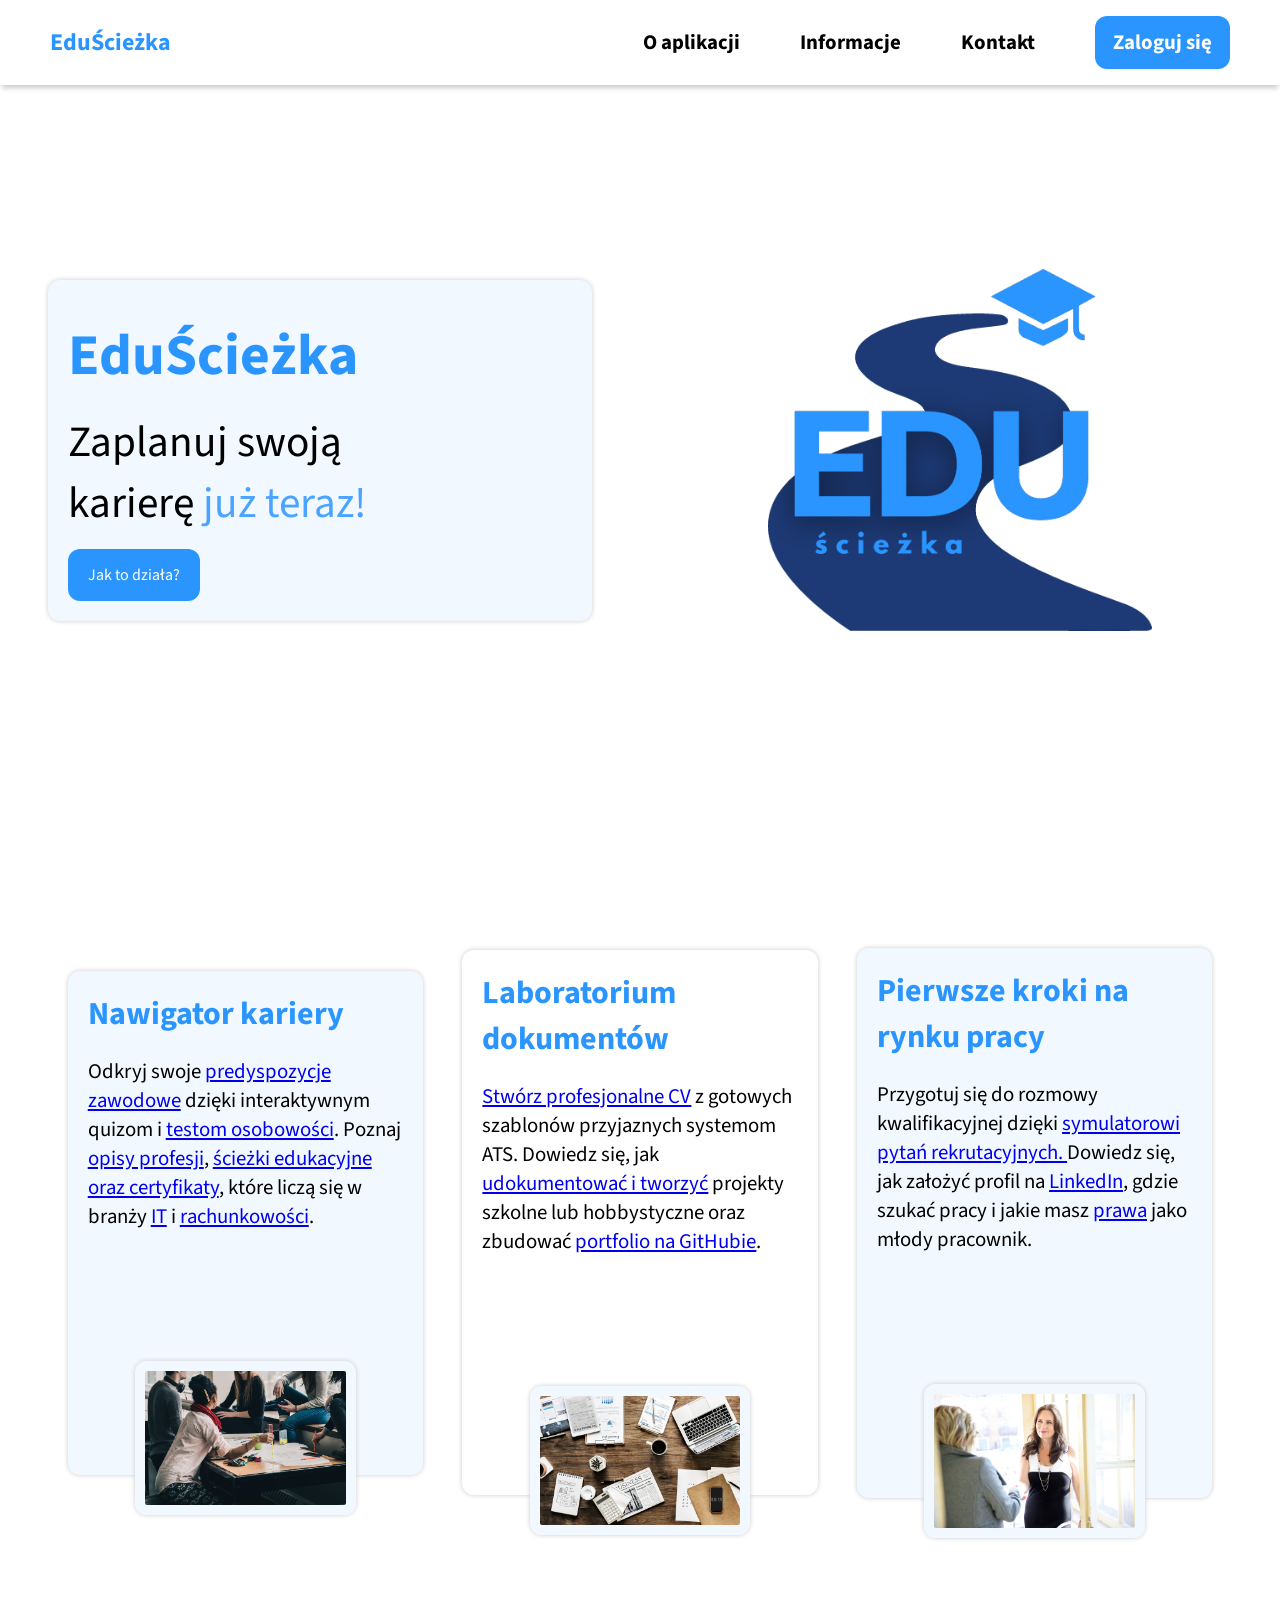
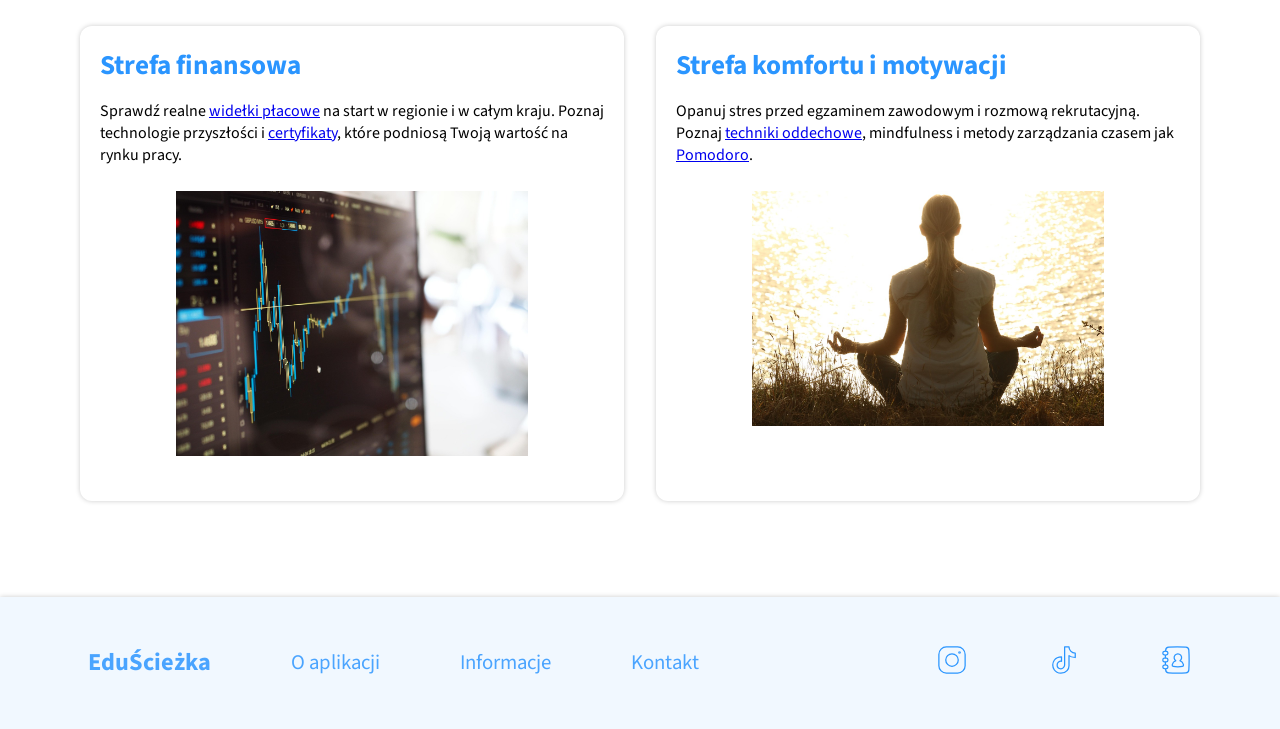
<file: index.html>
<!doctype html>
<html lang="pl">
  <head>
    <meta charset="UTF-8" />
    <meta name="viewport" content="width=device-width, initial-scale=1.0" />
    <title>EduŚcieżka</title>
    <link rel="stylesheet" href="./public/style/menu-style.css" />
    <link rel="stylesheet" href="./public/style/nav.css" />
    <link
      rel="shortcut icon"
      href="./public/img/logo.png"
      type="image/x-icon"
    />
  </head>
  <body>
    <nav class="navigation">
      <ul>
        <li id="nav-title-flex">
          <a href="./index.html" id="nav-title">EduŚcieżka</a>
        </li>
        <li>
          <a href="./public/template/o_aplikacji.html">O aplikacji</a>
        </li>
        <li><a href="./public/template/informacje.php">Informacje</a></li>
        <li><a href="./public/template/kontakt.php">Kontakt</a></li>
        <li>
          <a href="./public/template/logowanie.php" class="nav-button"
            >Zaloguj się</a
          >
        </li>
      </ul>
    </nav>
    <main>
      <div class="hero-img">
        <div class="hero-img-left">
          <div class="hero-img-text">
            <h1>EduŚcieżka</h1>
            <h2>Zaplanuj swoją karierę <span>już teraz!</span></h2>
            <a href="./public/template/o_aplikacji.html" class="hero-button"
              >Jak to działa?</a
            >
          </div>
        </div>
        <div class="hero-img-right">
          <img src="./public/img/logo.png" alt="Logo eduścieżki" />
        </div>
      </div>
      <div class="explain-cards">
        <div class="explain-card">
          <h2>Nawigator kariery</h2>
          <p>
            Odkryj swoje <a href="https://wybierz-zawod.eu/">predyspozycje zawodowe</a> dzięki interaktywnym quizom i <a href="https://www.16personalities.com/pl/darmowy-test-osobowosci">testom osobowości</a>. Poznaj <a href="https://www.dlamaturzysty.info/s/5112/81315-zawody.htm?abc=A&szukaj=&x=Szukaj">opisy profesji</a>, <a href="https://strefakursow.pl/">ścieżki edukacyjne oraz certyfikaty</a>, które liczą się w branży <a href="https://roadmap.sh/">IT</a> i <a href="https://skwp.pl/baza-szkolen-kursow/">rachunkowości</a>.
          </p>
          <img src="./public/img/praca.jpg" alt="Nawigator kariery" />
        </div>
        <div class="explain-card">
          <h2>Laboratorium dokumentów</h2>
          <p>
            <a href="https://flowcv.com/">Stwórz profesjonalne CV</a> z gotowych szablonów przyjaznych systemom ATS. Dowiedz się, jak <a href="https://learn.github.com/skills">udokumentować i tworzyć</a> projekty szkolne lub hobbystyczne oraz zbudować <a href="https://gprm.itsvg.in/">portfolio na GitHubie</a>.
          </p>
          <img src="./public/img/dokumenty.jpg" alt="Laboratorium dokumentów" />
        </div>
        <div class="explain-card">
          <h2>Pierwsze kroki na rynku pracy</h2>
          <p>
            Przygotuj się do rozmowy kwalifikacyjnej dzięki <a href="https://symulacja.ai/">symulatorowi pytań rekrutacyjnych. </a> Dowiedz się, jak założyć profil na <a href="https://students.linkedin.com/">LinkedIn</a>, gdzie szukać pracy i jakie masz <a href="https://www.biznes.gov.pl/pl/portal/006365">prawa</a> jako młody pracownik.
          </p>
          <img src="./public/img/rozmowa.jpg" alt="Pierwsze kroki na rynku pracy" />
        </div>
      </div>
      <div class="why-us-cards">
        <div class="why-us-left">
          <div class="why-us-left-card">
            <h2>Strefa finansowa</h2>
              <p>
                Sprawdź realne <a href="https://www.hays.pl/raport-placowy">widełki płacowe</a> na start w regionie i w całym kraju. Poznaj technologie przyszłości i <a href="https://learn.microsoft.com/en-us/credentials/">certyfikaty</a>, które podniosą Twoją wartość na rynku pracy.
              </p>
            <img src="./public/img/finanse.jpg" alt="Strefa finansowa" />
          </div>
          <div class="why-us-left-card">
            <h2>Strefa komfortu i motywacji</h2>
              <p>
                Opanuj stres przed egzaminem zawodowym i rozmową rekrutacyjną. Poznaj <a href="https://www.youtube.com/watch?v=nhOhngSfqy4">techniki oddechowe</a>, mindfulness i metody zarządzania czasem jak <a href="https://www.youtube.com/watch?v=OtX6JEz3Rdk">Pomodoro</a>.
              </p>
            <img src="./public/img/relaks.jpg" alt="Strefa komfortu" />
          </div>
        </div>
      </div>
    </main>
    <footer class="footer">
      <div class="footer-left">
        <a href="./index.html"><h3>EduŚcieżka</h3></a>
        <ul>
          <li><a href="./public/template/o_aplikacji.html">O aplikacji</a></li>
          <li><a href="./public/template/informacje.php">Informacje</a></li>
          <li><a href="./public/template/kontakt.php">Kontakt</a></li>
        </ul>
      </div>
      <div class="footer-right">
        <ul>
          <li>
            <a href="" style="color: #2a95ff"
              ><svg
                xmlns="http://www.w3.org/2000/svg"
                stroke="currentColor"
                fill="none"
                viewBox="0 0 24 24"
                id="Instagram-Logo-2--Streamline-Logos"
                height="30"
                width="35"
              >
                <path
                  stroke-linejoin="round"
                  d="M18 6.5a0.5 0.5 0 0 1 0 -1"
                  stroke-width="1"
                ></path>
                <path
                  stroke-linejoin="round"
                  d="M18 6.5a0.5 0.5 0 0 0 0 -1"
                  stroke-width="1"
                ></path>
                <path
                  stroke-linejoin="round"
                  d="M7 12a5 5 0 1 0 10 0 5 5 0 1 0 -10 0"
                  stroke-width="1"
                ></path>
                <path
                  d="M16.5 1.5h-9a6 6 0 0 0 -6 6v9a6 6 0 0 0 6 6h9a6 6 0 0 0 6 -6v-9a6 6 0 0 0 -6 -6Z"
                  stroke-width="1"
                ></path></svg
            ></a>
          </li>
          <li>
            <a href="" style="color: #2a95ff"
              ><svg
                xmlns="http://www.w3.org/2000/svg"
                fill="none"
                stroke="currentColor"
                viewBox="0 0 24 24"
                id="Tiktok-Logo--Streamline-Logos"
                height="30"
                width="35"
              >
                <path
                  stroke-linejoin="round"
                  d="M16 1.5h-3.5V16c0 1.5 -1.5 3 -3 3s-3 -0.5 -3 -3c0 -2 1.899 -3.339 3.5 -3V9.5c-6.12 0 -7 5 -7 6.5s0.977 6.5 6.5 6.5c4.522 0 6.5 -3.5 6.5 -6v-8c1.146 1.018 2.922 1.357 5 1.5V6.5c-3.017 0 -5 -2.654 -5 -5Z"
                  stroke-width="1"
                ></path></svg
            ></a>
          </li>
          <li>
            <a href="" style="color: #2a95ff"
              ><svg
                xmlns="http://www.w3.org/2000/svg"
                fill="none"
                stroke="currentColor"
                viewBox="0 0 48 48"
                id="Contact-Phonebook--Streamline-Plump"
                height="30"
                width="35"
              >
                <g id="contact-phonebook--phonebook-phone-number-books-book">
                  <path
                    id="rectangle-1098"
                    stroke-linejoin="round"
                    d="M5.489 37.978c-1.36 -0.04 -2.433 -0.913 -2.478 -2.272a21.258 21.258 0 0 1 0 -1.412c0.045 -1.36 1.118 -2.232 2.478 -2.272a51.773 51.773 0 0 1 3.022 0c1.36 0.04 2.433 0.913 2.478 2.272a21.148 21.148 0 0 1 0 1.412c-0.045 1.36 -1.118 2.232 -2.478 2.272a51.772 51.772 0 0 1 -3.022 0Z"
                    stroke-width="2"
                  ></path>
                  <path
                    id="rectangle-1099"
                    stroke-linejoin="round"
                    d="M5.489 26.978c-1.36 -0.04 -2.433 -0.913 -2.478 -2.272a21.258 21.258 0 0 1 0 -1.412c0.045 -1.36 1.118 -2.232 2.478 -2.272a51.773 51.773 0 0 1 3.022 0c1.36 0.04 2.433 0.913 2.478 2.272a21.148 21.148 0 0 1 0 1.412c-0.045 1.36 -1.118 2.232 -2.478 2.272a51.772 51.772 0 0 1 -3.022 0Z"
                    stroke-width="2"
                  ></path>
                  <path
                    id="rectangle-1100"
                    stroke-linejoin="round"
                    d="M5.489 15.978c-1.36 -0.04 -2.433 -0.913 -2.478 -2.272a21.258 21.258 0 0 1 0 -1.412c0.045 -1.36 1.118 -2.232 2.478 -2.272a51.773 51.773 0 0 1 3.022 0c1.36 0.04 2.433 0.913 2.478 2.272a21.148 21.148 0 0 1 0 1.412c-0.045 1.36 -1.118 2.232 -2.478 2.272a51.772 51.772 0 0 1 -3.022 0Z"
                    stroke-width="2"
                  ></path>
                  <path
                    id="Subtract"
                    stroke-linejoin="round"
                    d="M7.371 37.999c0.039 0.634 0.078 1.216 0.117 1.746 0.188 2.553 2.113 4.533 4.664 4.75 2.94 0.252 7.479 0.505 13.848 0.505 6.37 0 10.909 -0.253 13.848 -0.504 2.551 -0.218 4.477 -2.198 4.664 -4.75C44.75 36.516 45 31.365 45 24s-0.25 -12.517 -0.488 -15.745c-0.188 -2.554 -2.113 -4.532 -4.664 -4.75C36.908 3.252 32.37 3 26 3c-6.37 0 -10.909 0.253 -13.848 0.504 -2.55 0.219 -4.476 2.197 -4.664 4.75 -0.04 0.53 -0.078 1.112 -0.117 1.747"
                    stroke-width="2"
                  ></path>
                  <path
                    id="Subtract_2"
                    stroke-linejoin="round"
                    d="M7.109 32a261.062 261.062 0 0 1 -0.095 -5"
                    stroke-width="2"
                  ></path>
                  <path
                    id="Subtract_3"
                    stroke-linejoin="round"
                    d="M7.014 21c0.017 -1.824 0.05 -3.488 0.095 -5"
                    stroke-width="2"
                  ></path>
                  <path
                    id="Union"
                    stroke-linejoin="round"
                    d="M30.209 25.071a6 6 0 1 0 -6.438 -0.014c-2.862 1.034 -5.054 3.416 -5.769 6.356 -0.312 1.28 0.438 2.498 1.713 2.834 1.425 0.376 3.732 0.753 7.255 0.753 3.524 0 5.83 -0.377 7.255 -0.753 1.275 -0.336 2.025 -1.553 1.713 -2.834 -0.712 -2.927 -2.887 -5.3 -5.73 -6.342Z"
                    stroke-width="2"
                  ></path>
                </g>
              </svg>
            </a>
          </li>
        </ul>
      </div>
    </footer>
  </body>
</html>
</file>
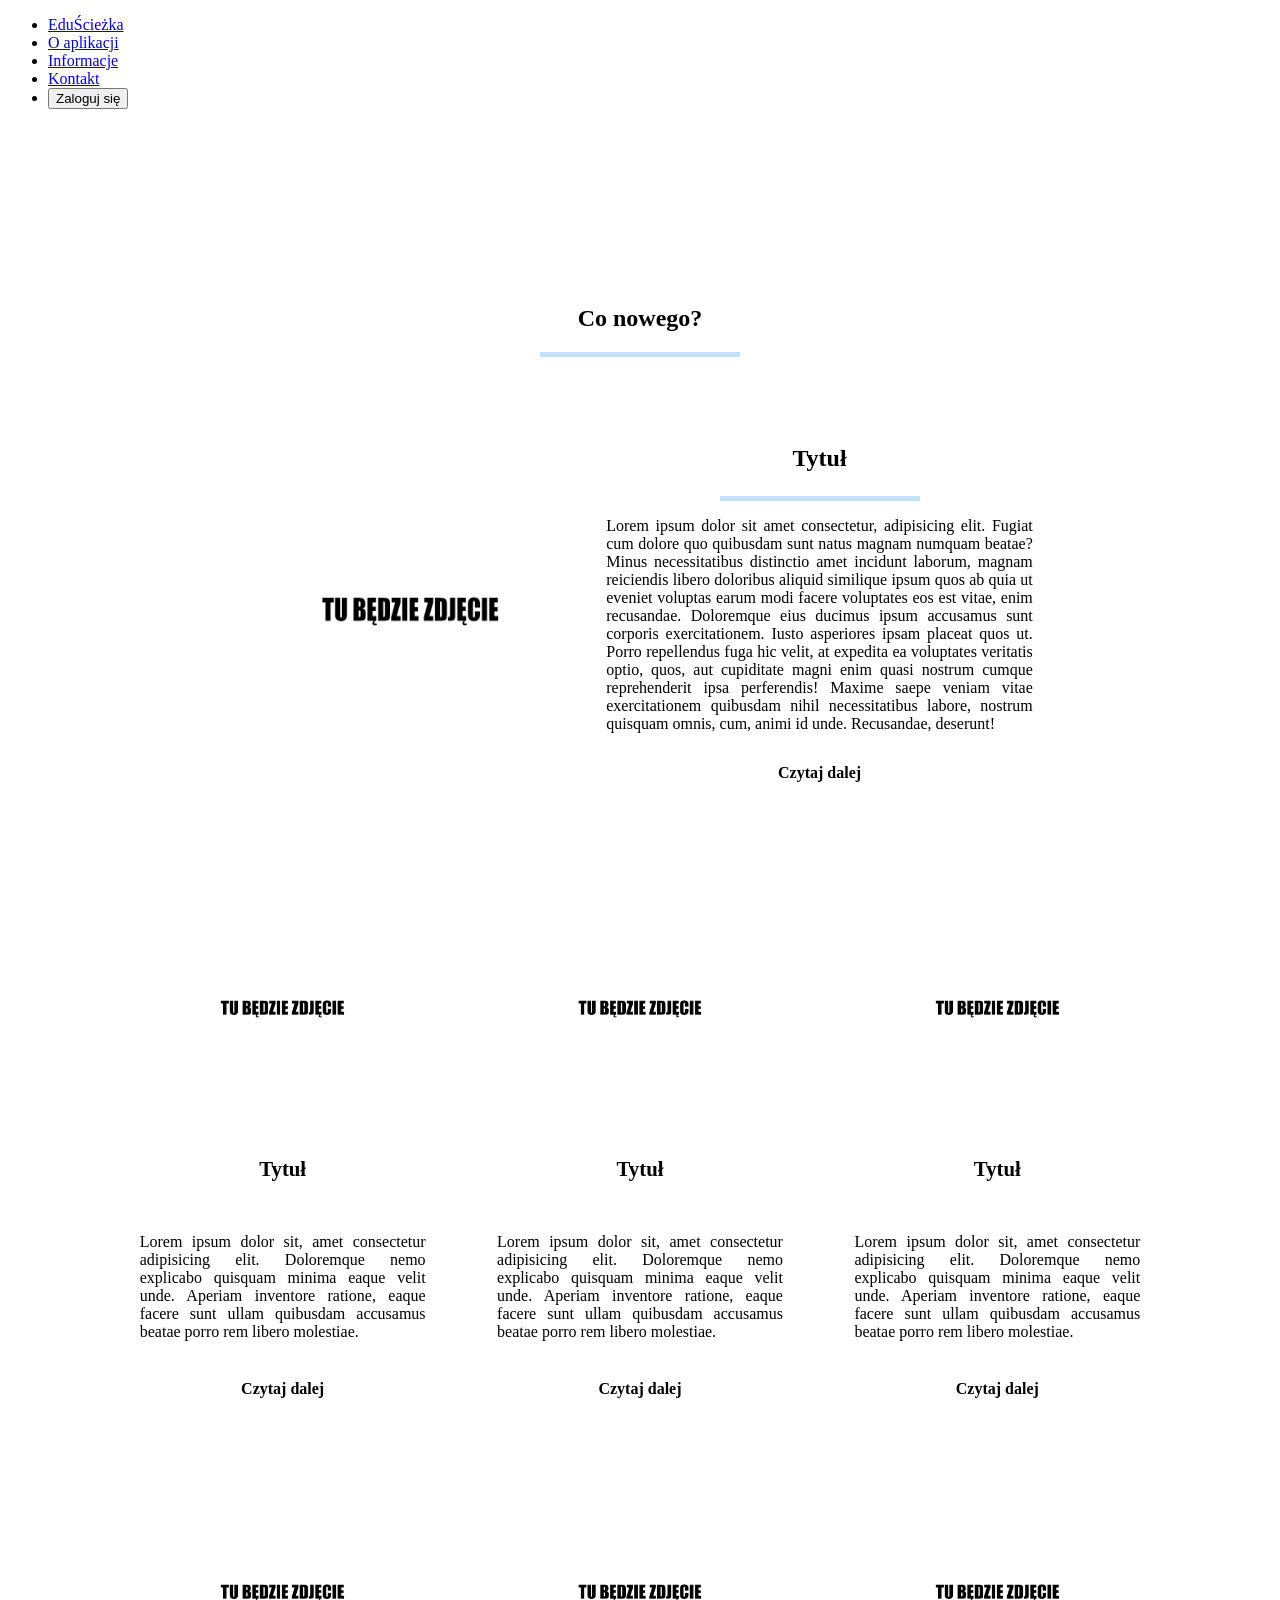
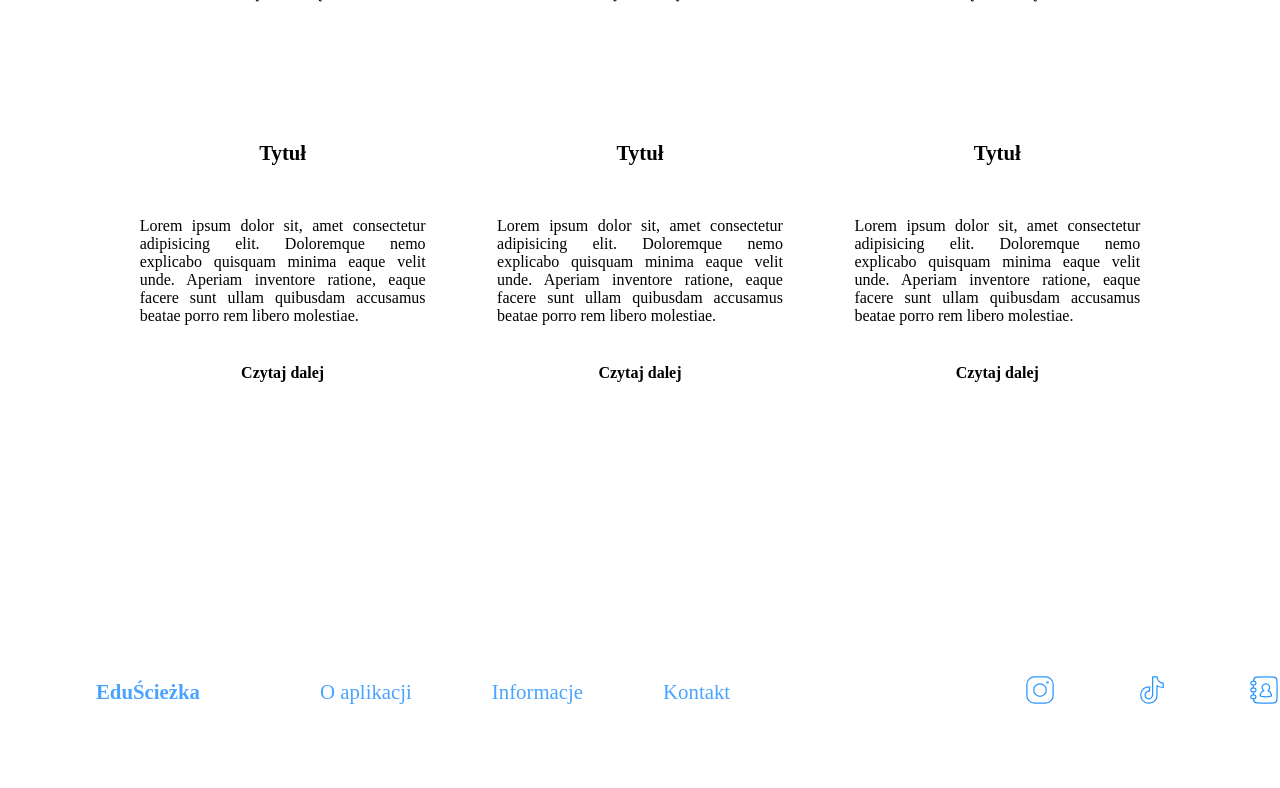
<file: public/template/informacje.html>
<!doctype html>
<html lang="pl">
  <head>
    <meta charset="UTF-8" />
    <meta name="viewport" content="width=device-width, initial-scale=1.0" />
    <title>EduŚcieżka</title>
    <link rel="stylesheet" href="../style/informacje-style.css" />
  </head>
  <body>
    <nav class="navigation">
      <ul>
        <li id="nav-title-flex">
          <a href="../../index.html" id="nav-title">EduŚcieżka</a>
        </li>
        <li><a href="./o_aplikacji.html">O aplikacji</a></li>
        <li><a href="./informacje.html">Informacje</a></li>
        <li><a href="./kontakt.html">Kontakt</a></li>
        <li>
          <a href="./logowanie.php"><button>Zaloguj się</button></a>
        </li>
      </ul>
    </nav>
    <main>
        <div class="info">
            <div class="info-title">
                <h2>Co nowego?</h2>
                <div class="line"></div>
            </div>
            <div class="latest-info">
                <img src="../img/prototyp-zdjecia.png" alt="#">
                <div class="latest-info-text">
                    <h3>Tytuł</h3>
                    <div class="line"></div>
                    <p>Lorem ipsum dolor sit amet consectetur, adipisicing elit. Fugiat cum dolore quo quibusdam sunt natus magnam numquam beatae? Minus necessitatibus distinctio amet incidunt laborum, magnam reiciendis libero doloribus aliquid similique ipsum quos ab quia ut eveniet voluptas earum modi facere voluptates eos est vitae, enim recusandae. Doloremque eius ducimus ipsum accusamus sunt corporis exercitationem. Iusto asperiores ipsam placeat quos ut. Porro repellendus fuga hic velit, at expedita ea voluptates veritatis optio, quos, aut cupiditate magni enim quasi nostrum cumque reprehenderit ipsa perferendis! Maxime saepe veniam vitae exercitationem quibusdam nihil necessitatibus labore, nostrum quisquam omnis, cum, animi id unde. Recusandae, deserunt!</p>
                    <a href="#">Czytaj dalej</a>
                </div>
            </div>
             <div class="the-rest">
                <div class="info-card">
                    <img src="../img/prototyp-zdjecia.png" alt="#">
                    <h4>Tytuł</h4>
                    <p>Lorem ipsum dolor sit, amet consectetur adipisicing elit. Doloremque nemo explicabo quisquam minima eaque velit unde. Aperiam inventore ratione, eaque facere sunt ullam quibusdam accusamus beatae porro rem libero molestiae.</p>
                    <a href="#">Czytaj dalej</a>
                </div>
                <div class="info-card">
                    <img src="../img/prototyp-zdjecia.png" alt="#">
                    <h4>Tytuł</h4>
                    <p>Lorem ipsum dolor sit, amet consectetur adipisicing elit. Doloremque nemo explicabo quisquam minima eaque velit unde. Aperiam inventore ratione, eaque facere sunt ullam quibusdam accusamus beatae porro rem libero molestiae.</p>
                    <a href="#">Czytaj dalej</a>
                </div>
                <div class="info-card">
                    <img src="../img/prototyp-zdjecia.png" alt="#">
                    <h4>Tytuł</h4>
                    <p>Lorem ipsum dolor sit, amet consectetur adipisicing elit. Doloremque nemo explicabo quisquam minima eaque velit unde. Aperiam inventore ratione, eaque facere sunt ullam quibusdam accusamus beatae porro rem libero molestiae.</p>
                    <a href="#">Czytaj dalej</a>
                </div>
                <div class="info-card">
                    <img src="../img/prototyp-zdjecia.png" alt="#">
                    <h4>Tytuł</h4>
                    <p>Lorem ipsum dolor sit, amet consectetur adipisicing elit. Doloremque nemo explicabo quisquam minima eaque velit unde. Aperiam inventore ratione, eaque facere sunt ullam quibusdam accusamus beatae porro rem libero molestiae.</p>
                    <a href="#">Czytaj dalej</a>
                </div>
                <div class="info-card">
                    <img src="../img/prototyp-zdjecia.png" alt="#">
                    <h4>Tytuł</h4>
                    <p>Lorem ipsum dolor sit, amet consectetur adipisicing elit. Doloremque nemo explicabo quisquam minima eaque velit unde. Aperiam inventore ratione, eaque facere sunt ullam quibusdam accusamus beatae porro rem libero molestiae.</p>
                    <a href="#">Czytaj dalej</a>
                </div>
                <div class="info-card">
                    <img src="../img/prototyp-zdjecia.png" alt="#">
                    <h4>Tytuł</h4>
                    <p>Lorem ipsum dolor sit, amet consectetur adipisicing elit. Doloremque nemo explicabo quisquam minima eaque velit unde. Aperiam inventore ratione, eaque facere sunt ullam quibusdam accusamus beatae porro rem libero molestiae.</p>
                    <a href="#">Czytaj dalej</a>
                </div>
            </div>
        </div>
    </main>
    <footer class="footer">
      <div class="footer-left">
        <a href="../../index.html"><h4>EduŚcieżka</h4></a>
        <ul>
          <li><a href="./o_aplikacji.html">O aplikacji</a></li>
          <li><a href="./informacje.html">Informacje</a></li>
          <li><a href="./kontakt.html">Kontakt</a></li>
        </ul>
      </div>
      <div class="footer-right">
        <ul>
            <li><a href="" style="color: #2A95FF;"><svg xmlns="http://www.w3.org/2000/svg" stroke="currentColor" fill="none" viewBox="0 0 24 24" id="Instagram-Logo-2--Streamline-Logos" height="30" width="35">
            <path stroke-linejoin="round" d="M18 6.5a0.5 0.5 0 0 1 0 -1" stroke-width="1"></path>
            <path stroke-linejoin="round" d="M18 6.5a0.5 0.5 0 0 0 0 -1" stroke-width="1"></path>
            <path stroke-linejoin="round" d="M7 12a5 5 0 1 0 10 0 5 5 0 1 0 -10 0" stroke-width="1"></path>
            <path d="M16.5 1.5h-9a6 6 0 0 0 -6 6v9a6 6 0 0 0 6 6h9a6 6 0 0 0 6 -6v-9a6 6 0 0 0 -6 -6Z" stroke-width="1"></path>
            </svg></a></li>
            <li><a href="" style="color: #2A95FF;"><svg xmlns="http://www.w3.org/2000/svg" fill="none" stroke="currentColor" viewBox="0 0 24 24" id="Tiktok-Logo--Streamline-Logos" height="30" width="35">
            <path stroke-linejoin="round" d="M16 1.5h-3.5V16c0 1.5 -1.5 3 -3 3s-3 -0.5 -3 -3c0 -2 1.899 -3.339 3.5 -3V9.5c-6.12 0 -7 5 -7 6.5s0.977 6.5 6.5 6.5c4.522 0 6.5 -3.5 6.5 -6v-8c1.146 1.018 2.922 1.357 5 1.5V6.5c-3.017 0 -5 -2.654 -5 -5Z" stroke-width="1"></path>
            </svg></a></li>
            <li><a href="" style="color: #2A95FF;"><svg xmlns="http://www.w3.org/2000/svg" fill="none" stroke="currentColor" viewBox="0 0 48 48" id="Contact-Phonebook--Streamline-Plump" height="30" width="35">
            <g id="contact-phonebook--phonebook-phone-number-books-book">
            <path id="Rectangle 1098" stroke-linejoin="round" d="M5.489 37.978c-1.36 -0.04 -2.433 -0.913 -2.478 -2.272a21.258 21.258 0 0 1 0 -1.412c0.045 -1.36 1.118 -2.232 2.478 -2.272a51.773 51.773 0 0 1 3.022 0c1.36 0.04 2.433 0.913 2.478 2.272a21.148 21.148 0 0 1 0 1.412c-0.045 1.36 -1.118 2.232 -2.478 2.272a51.772 51.772 0 0 1 -3.022 0Z" stroke-width="2"></path>
            <path id="Rectangle 1099" stroke-linejoin="round" d="M5.489 26.978c-1.36 -0.04 -2.433 -0.913 -2.478 -2.272a21.258 21.258 0 0 1 0 -1.412c0.045 -1.36 1.118 -2.232 2.478 -2.272a51.773 51.773 0 0 1 3.022 0c1.36 0.04 2.433 0.913 2.478 2.272a21.148 21.148 0 0 1 0 1.412c-0.045 1.36 -1.118 2.232 -2.478 2.272a51.772 51.772 0 0 1 -3.022 0Z" stroke-width="2"></path>
            <path id="Rectangle 1100" stroke-linejoin="round" d="M5.489 15.978c-1.36 -0.04 -2.433 -0.913 -2.478 -2.272a21.258 21.258 0 0 1 0 -1.412c0.045 -1.36 1.118 -2.232 2.478 -2.272a51.773 51.773 0 0 1 3.022 0c1.36 0.04 2.433 0.913 2.478 2.272a21.148 21.148 0 0 1 0 1.412c-0.045 1.36 -1.118 2.232 -2.478 2.272a51.772 51.772 0 0 1 -3.022 0Z" stroke-width="2"></path>
            <path id="Subtract" stroke-linejoin="round" d="M7.371 37.999c0.039 0.634 0.078 1.216 0.117 1.746 0.188 2.553 2.113 4.533 4.664 4.75 2.94 0.252 7.479 0.505 13.848 0.505 6.37 0 10.909 -0.253 13.848 -0.504 2.551 -0.218 4.477 -2.198 4.664 -4.75C44.75 36.516 45 31.365 45 24s-0.25 -12.517 -0.488 -15.745c-0.188 -2.554 -2.113 -4.532 -4.664 -4.75C36.908 3.252 32.37 3 26 3c-6.37 0 -10.909 0.253 -13.848 0.504 -2.55 0.219 -4.476 2.197 -4.664 4.75 -0.04 0.53 -0.078 1.112 -0.117 1.747" stroke-width="2"></path>
            <path id="Subtract_2" stroke-linejoin="round" d="M7.109 32a261.062 261.062 0 0 1 -0.095 -5" stroke-width="2"></path>
            <path id="Subtract_3" stroke-linejoin="round" d="M7.014 21c0.017 -1.824 0.05 -3.488 0.095 -5" stroke-width="2"></path>
            <path id="Union" stroke-linejoin="round" d="M30.209 25.071a6 6 0 1 0 -6.438 -0.014c-2.862 1.034 -5.054 3.416 -5.769 6.356 -0.312 1.28 0.438 2.498 1.713 2.834 1.425 0.376 3.732 0.753 7.255 0.753 3.524 0 5.83 -0.377 7.255 -0.753 1.275 -0.336 2.025 -1.553 1.713 -2.834 -0.712 -2.927 -2.887 -5.3 -5.73 -6.342Z" stroke-width="2"></path></g>
            </svg>
            </a></li>
        </ul>
      </div>
    </footer>
  </body>
</html>
</file>
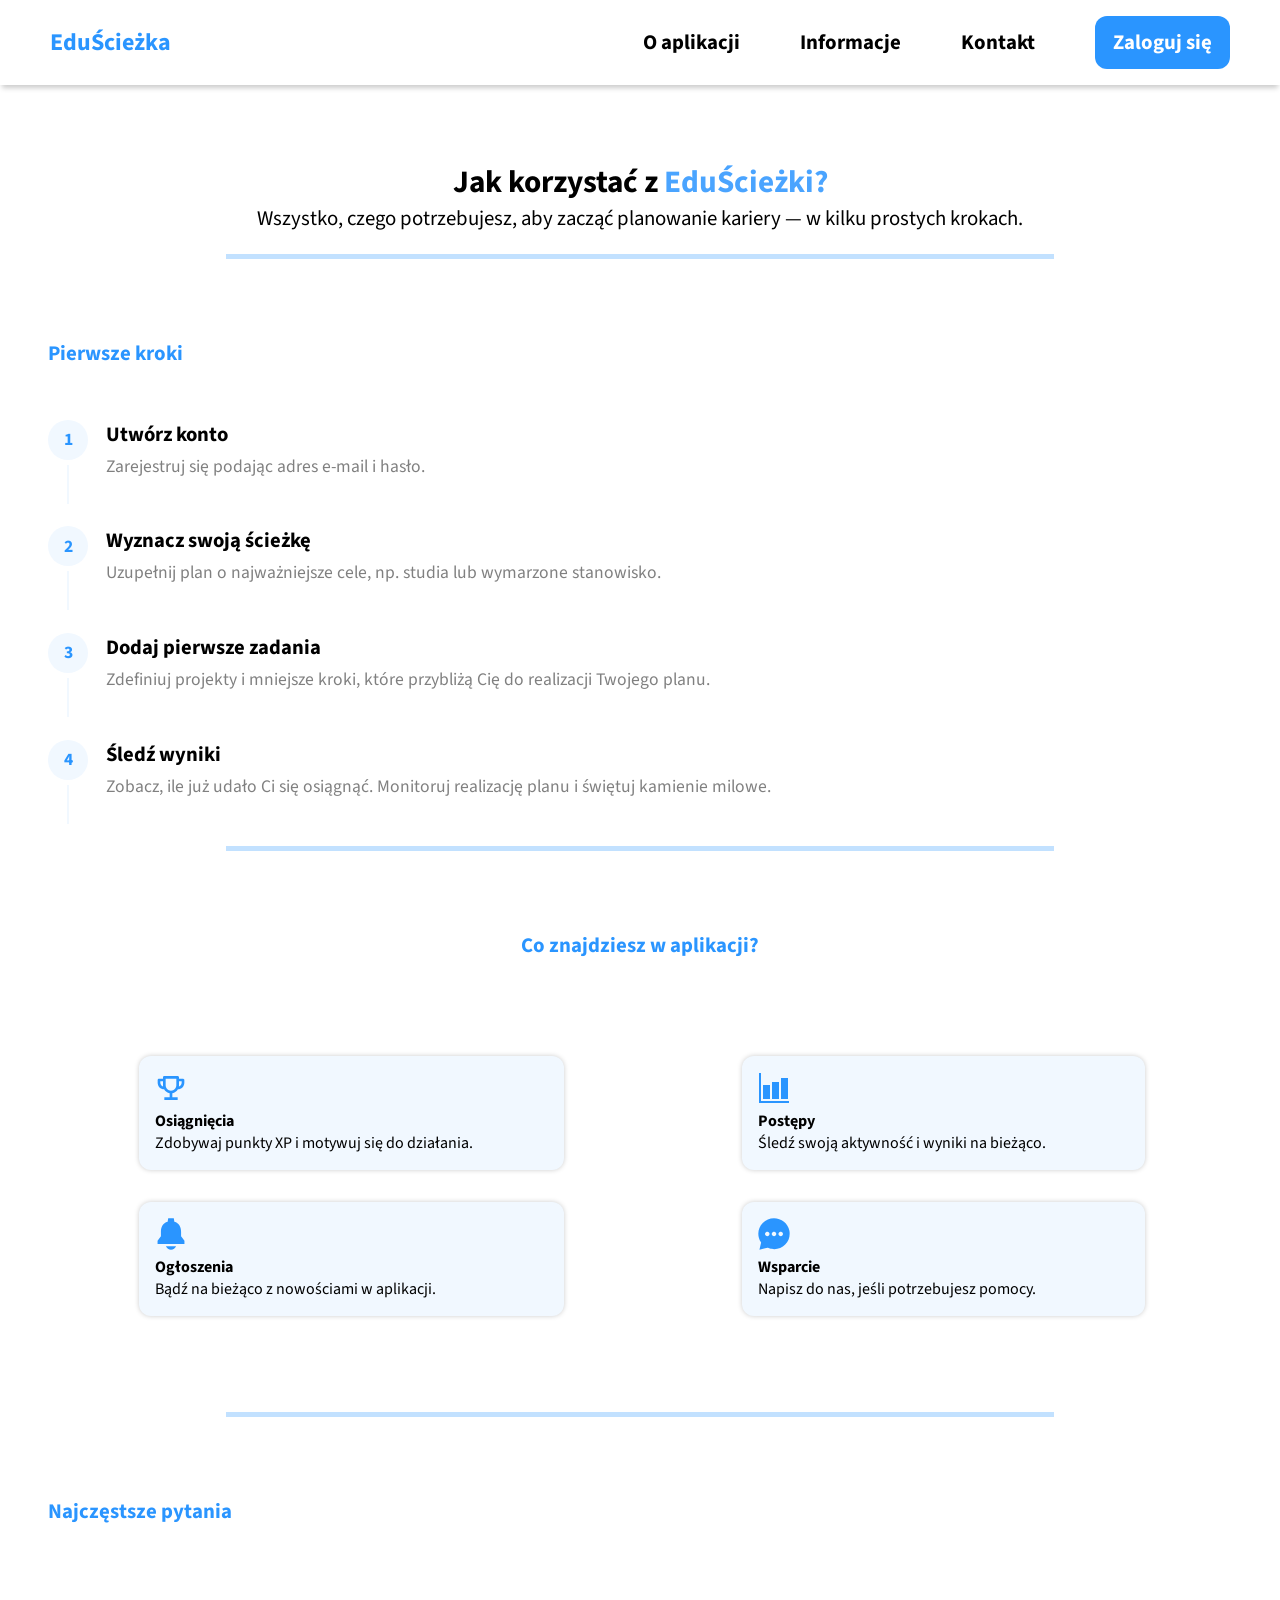
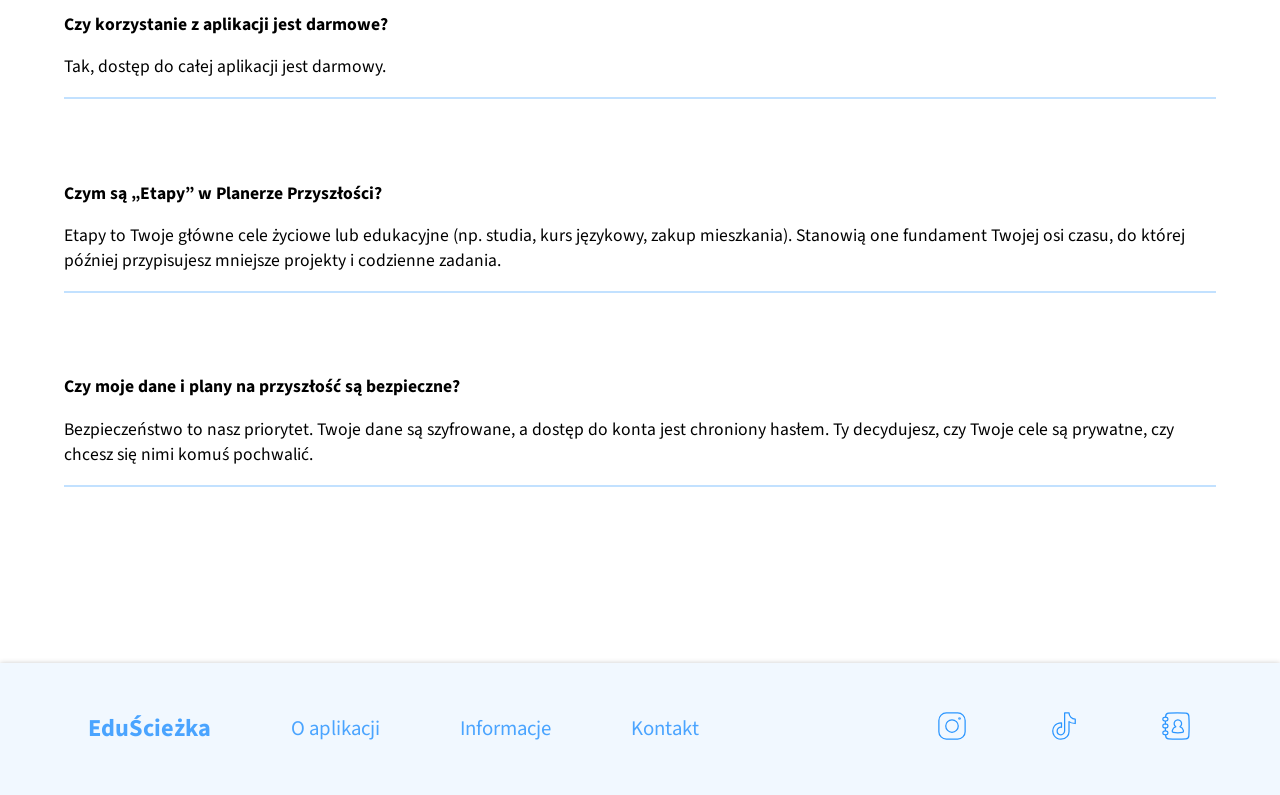
<file: public/template/o_aplikacji.html>
<!doctype html>
<html lang="pl">
  <head>
    <meta charset="UTF-8" />
    <meta name="viewport" content="width=device-width, initial-scale=1.0" />
    <title>EduŚcieżka</title>
    <link rel="stylesheet" href="../style/o-aplikacji-style.css" />
    <link rel="stylesheet" href="../style/nav.css" />
    <link rel="shortcut icon" href="../img/logo.png" type="image/x-icon" />
  </head>
  <body>
    <nav class="navigation">
      <ul>
        <li id="nav-title-flex">
          <a href="../../index.html" id="nav-title">EduŚcieżka</a>
        </li>
        <li><a href="./o_aplikacji.html">O aplikacji</a></li>
        <li><a href="./informacje.php">Informacje</a></li>
        <li><a href="./kontakt.php">Kontakt</a></li>
        <li>
          <a href="./logowanie.php" class="nav-button">Zaloguj się</a>
        </li>
      </ul>
    </nav>
    <main>
      <div class="about">
        <div class="about-title">
          <h2>Jak korzystać z <span>EduŚcieżki?</span></h2>
          <p>
            Wszystko, czego potrzebujesz, aby zacząć planowanie kariery — w
            kilku prostych krokach.
          </p>
          <div class="line"></div>
        </div>
        <div class="steps">
          <h3 class="steps-title">Pierwsze kroki</h3>
          <div class="step">
            <div class="step-left">
              <div class="step-num">1</div>
              <div class="step-line"></div>
            </div>
            <div class="step-right">
              <h3>Utwórz konto</h3>
              <p>Zarejestruj się podając adres e-mail i hasło.</p>
            </div>
          </div>
          <div class="step">
            <div class="step-left">
              <div class="step-num">2</div>
              <div class="step-line"></div>
            </div>
            <div class="step-right">
              <h3>Wyznacz swoją ścieżkę</h3>
              <p>
                Uzupełnij plan o najważniejsze cele, np. studia lub wymarzone
                stanowisko.
              </p>
            </div>
          </div>
          <div class="step">
            <div class="step-left">
              <div class="step-num">3</div>
              <div class="step-line"></div>
            </div>
            <div class="step-right">
              <h3>Dodaj pierwsze zadania</h3>
              <p>
                Zdefiniuj projekty i mniejsze kroki, które przybliżą Cię do
                realizacji Twojego planu.
              </p>
            </div>
          </div>
          <div class="step">
            <div class="step-left">
              <div class="step-num">4</div>
              <div class="step-line"></div>
            </div>
            <div class="step-right">
              <h3>Śledź wyniki</h3>
              <p>
                Zobacz, ile już udało Ci się osiągnąć. Monitoruj realizację
                planu i świętuj kamienie milowe.
              </p>
            </div>
          </div>
          <div class="line"></div>
        </div>
        <div class="find">
          <h3 class="find-title">Co znajdziesz w aplikacji?</h3>
          <div class="find-cards">
            <div class="find-card">
              <svg
                xmlns="http://www.w3.org/2000/svg"
                fill="none"
                viewBox="0 0 24 24"
                height="32"
                width="32"
              >
                <g id="Trophy">
                  <path
                    id="Union"
                    fill="#000000"
                    d="M17.1025 3.00488C17.6067 3.05621 18 3.48232 18 4v1h3l0.1025 0.00488C21.6067 5.05621 22 5.48232 22 6v2c0 2.695 -2.1323 4.89 -4.8018 4.9941 -0.8777 1.5207 -2.4019 2.6195 -4.1982 2.9209V19h4v2H7v-2h4v-3.085c-1.7965 -0.3015 -3.32148 -1.4 -4.19922 -2.9209C4.13175 12.8895 2 10.6947 2 8V6l0.00488 -0.10254C2.05621 5.39333 2.48232 5 3 5h3V4l0.00488 -0.10254C6.05621 3.39333 6.48232 3 7 3h10zM8 10c0 2.2091 1.79086 4 4 4 2.2091 0 4 -1.7909 4 -4V5H8zM4 8c0 1.32848 0.86419 2.4532 2.06055 2.8477C6.02137 10.5707 6 10.2878 6 10V7H4zm14 2c0 0.2878 -0.0223 0.5706 -0.0615 0.8477C19.1353 10.4535 20 9.32881 20 8V7h-2z"
                    stroke-width="1"
                  ></path>
                </g>
              </svg>
              <h4>Osiągnięcia</h4>
              <p>Zdobywaj punkty XP i motywuj się do działania.</p>
            </div>
            <div class="find-card">
              <svg
                xmlns="http://www.w3.org/2000/svg"
                fill="none"
                viewBox="0 0 48 48"
                id="Bar-Chart-Sharp--Streamline-Ionic-Sharp"
                height="32"
                width="32"
              >
                <path
                  fill="#000000"
                  d="M46.5 46.5h-45v-45h3v42h42v3Z"
                  stroke-width="1"
                ></path>
                <path
                  fill="#000000"
                  d="M18 40.5H7.5v-21H18v21Z"
                  stroke-width="1"
                ></path>
                <path
                  fill="#000000"
                  d="M31.498 40.5h-10.5V15h10.5v25.5Z"
                  stroke-width="1"
                ></path>
                <path
                  fill="#000000"
                  d="M44.9668 40.5h-10.5V9h10.5v31.5Z"
                  stroke-width="1"
                ></path>
              </svg>
              <h4>Postępy</h4>
              <p>Śledź swoją aktywność i wyniki na bieżąco.</p>
            </div>
            <div class="find-card">
              <svg
                xmlns="http://www.w3.org/2000/svg"
                fill="none"
                viewBox="0 0 48 48"
                id="Notifications-Sharp--Streamline-Ionic-Sharp"
                height="32"
                width="32"
              >
                <path
                  fill="#000000"
                  d="M24.0009 47.52c1.6337 -0.0017 3.2318 -0.4791 4.5986 -1.3742 1.3667 -0.895 2.4433 -2.1689 3.0979 -3.6658h-15.393c0.6546 1.4969 1.7311 2.7708 3.0979 3.6658 1.3668 0.8951 2.9647 1.3725 4.5986 1.3742Z"
                  stroke-width="1"
                ></path>
                <path
                  fill="#000000"
                  d="M39.12 27.36v-6.3557c0 -7.3993 -2.8728 -13.8452 -10.08 -15.4843L28.2 0.48h-8.4l-0.84 5.04C11.7276 7.1591 8.88 13.5798 8.88 21.0043V27.36l-5.04 6.72v5.04h40.32v-5.04l-5.04 -6.72Z"
                  stroke-width="1"
                ></path>
              </svg>
              <h4>Ogłoszenia</h4>
              <p>Bądź na bieżąco z nowościami w aplikacji.</p>
            </div>
            <div class="find-card">
              <svg
                xmlns="http://www.w3.org/2000/svg"
                fill="none"
                viewBox="0 0 48 48"
                id="Chatbubble-Ellipses-Sharp--Streamline-Ionic-Sharp"
                height="32"
                width="32"
              >
                <path
                  fill="#000000"
                  d="M47.0181 18.8047C45.9324 13.6964 43.0533 9.047 38.91 5.7132 34.673 2.3231 29.4075 0.4774 23.9811 0.4801c-6.3965 0 -12.371 2.4643 -16.8377 6.9394C2.8269 11.7497 0.4612 17.4669 0.4801 23.5138c0.0002 4.4334 1.3017 8.7694 3.7432 12.4698l0.4568 0.6353 -2.52 10.901 12.054 -2.9987s0.2414 0.0808 0.42 0.149c0.1785 0.0683 1.7146 0.6574 3.3442 1.1131 1.3545 0.378 4.1727 0.9449 6.3808 0.9449 6.2633 0 12.1118 -2.4255 16.4671 -6.8312 4.3166 -4.3712 6.6938 -10.1829 6.6938 -16.3705 0.0003 -1.5873 -0.1679 -3.1701 -0.5019 -4.7218ZM13.9201 27.36c-0.6646 0 -1.3142 -0.1971 -1.8667 -0.5663 -0.5526 -0.3691 -0.9833 -0.894 -1.2375 -1.5078 -0.2544 -0.614 -0.3209 -1.2896 -0.1913 -1.9414 0.1297 -0.6518 0.4497 -1.2504 0.9196 -1.7203 0.4699 -0.47 1.0686 -0.79 1.7203 -0.9196 0.6519 -0.1297 1.3275 -0.0631 1.9414 0.1912 0.6139 0.2543 1.1387 0.6849 1.5079 1.2375 0.3691 0.5525 0.5663 1.2022 0.5663 1.8667 0 0.8912 -0.354 1.7457 -0.9842 2.3759 -0.6301 0.6302 -1.4848 0.9841 -2.3758 0.9841Zm10.08 0c-0.6647 0 -1.3142 -0.1971 -1.8667 -0.5663 -0.5527 -0.3691 -0.9833 -0.894 -1.2375 -1.5078 -0.2544 -0.614 -0.3209 -1.2896 -0.1913 -1.9414 0.1297 -0.6518 0.4496 -1.2504 0.9196 -1.7203 0.4698 -0.47 1.0686 -0.79 1.7203 -0.9196 0.6519 -0.1297 1.3274 -0.0631 1.9414 0.1912 0.6139 0.2543 1.1387 0.6849 1.5079 1.2375 0.3691 0.5525 0.5662 1.2022 0.5662 1.8667 0 0.8912 -0.3539 1.7457 -0.9841 2.3759 -0.6301 0.6302 -1.4848 0.9841 -2.3759 0.9841Zm10.0799 0c-0.6645 0 -1.3142 -0.1971 -1.8667 -0.5663 -0.5526 -0.3691 -0.9832 -0.894 -1.2375 -1.5078 -0.2543 -0.614 -0.3208 -1.2896 -0.1913 -1.9414 0.1297 -0.6518 0.4497 -1.2504 0.9197 -1.7203 0.4698 -0.47 1.0686 -0.79 1.7203 -0.9196 0.6518 -0.1297 1.3274 -0.0631 1.9414 0.1912 0.6139 0.2543 1.1387 0.6849 1.5078 1.2375 0.3692 0.5525 0.5663 1.2022 0.5663 1.8667 0 0.8912 -0.3539 1.7457 -0.9841 2.3759 -0.6301 0.6302 -1.4847 0.9841 -2.3759 0.9841Z"
                  stroke-width="1"
                ></path>
              </svg>
              <h4>Wsparcie</h4>
              <p>Napisz do nas, jeśli potrzebujesz pomocy.</p>
            </div>
          </div>
          <div class="line"></div>
        </div>
        <div class="faq">
          <h3 class="faq-title">Najczęstsze pytania</h3>
          <div class="faq-card">
            <h4>Czy korzystanie z aplikacji jest darmowe?</h4>
            <p>Tak, dostęp do całej aplikacji jest darmowy.</p>
            <div class="faq-line"></div>
          </div>
          <div class="faq-card">
            <h4>Czym są „Etapy” w Planerze Przyszłości?</h4>
            <p>
              Etapy to Twoje główne cele życiowe lub edukacyjne (np. studia,
              kurs językowy, zakup mieszkania). Stanowią one fundament Twojej
              osi czasu, do której później przypisujesz mniejsze projekty i
              codzienne zadania.
            </p>
            <div class="faq-line"></div>
          </div>
          <div class="faq-card">
            <h4>Czy moje dane i plany na przyszłość są bezpieczne?</h4>
            <p>
              Bezpieczeństwo to nasz priorytet. Twoje dane są szyfrowane, a
              dostęp do konta jest chroniony hasłem. Ty decydujesz, czy Twoje
              cele są prywatne, czy chcesz się nimi komuś pochwalić.
            </p>
            <div class="faq-line"></div>
          </div>
        </div>
      </div>
    </main>
    <footer class="footer">
      <div class="footer-left">
        <a href="../../index.html"><h3>EduŚcieżka</h3></a>
        <ul>
          <li><a href="./o_aplikacji.html">O aplikacji</a></li>
          <li><a href="./informacje.php">Informacje</a></li>
          <li><a href="./kontakt.php">Kontakt</a></li>
        </ul>
      </div>
      <div class="footer-right">
        <ul>
          <li>
            <a href="" style="color: #2a95ff"
              ><svg
                xmlns="http://www.w3.org/2000/svg"
                stroke="currentColor"
                fill="none"
                viewBox="0 0 24 24"
                id="Instagram-Logo-2--Streamline-Logos"
                height="30"
                width="35"
              >
                <path
                  stroke-linejoin="round"
                  d="M18 6.5a0.5 0.5 0 0 1 0 -1"
                  stroke-width="1"
                ></path>
                <path
                  stroke-linejoin="round"
                  d="M18 6.5a0.5 0.5 0 0 0 0 -1"
                  stroke-width="1"
                ></path>
                <path
                  stroke-linejoin="round"
                  d="M7 12a5 5 0 1 0 10 0 5 5 0 1 0 -10 0"
                  stroke-width="1"
                ></path>
                <path
                  d="M16.5 1.5h-9a6 6 0 0 0 -6 6v9a6 6 0 0 0 6 6h9a6 6 0 0 0 6 -6v-9a6 6 0 0 0 -6 -6Z"
                  stroke-width="1"
                ></path></svg
            ></a>
          </li>
          <li>
            <a href="" style="color: #2a95ff"
              ><svg
                xmlns="http://www.w3.org/2000/svg"
                fill="none"
                stroke="currentColor"
                viewBox="0 0 24 24"
                id="Tiktok-Logo--Streamline-Logos"
                height="30"
                width="35"
              >
                <path
                  stroke-linejoin="round"
                  d="M16 1.5h-3.5V16c0 1.5 -1.5 3 -3 3s-3 -0.5 -3 -3c0 -2 1.899 -3.339 3.5 -3V9.5c-6.12 0 -7 5 -7 6.5s0.977 6.5 6.5 6.5c4.522 0 6.5 -3.5 6.5 -6v-8c1.146 1.018 2.922 1.357 5 1.5V6.5c-3.017 0 -5 -2.654 -5 -5Z"
                  stroke-width="1"
                ></path></svg
            ></a>
          </li>
          <li>
            <a href="" style="color: #2a95ff"
              ><svg
                xmlns="http://www.w3.org/2000/svg"
                fill="none"
                stroke="currentColor"
                viewBox="0 0 48 48"
                id="Contact-Phonebook--Streamline-Plump"
                height="30"
                width="35"
              >
                <g id="contact-phonebook--phonebook-phone-number-books-book">
                  <path
                    id="rectangle-1098"
                    stroke-linejoin="round"
                    d="M5.489 37.978c-1.36 -0.04 -2.433 -0.913 -2.478 -2.272a21.258 21.258 0 0 1 0 -1.412c0.045 -1.36 1.118 -2.232 2.478 -2.272a51.773 51.773 0 0 1 3.022 0c1.36 0.04 2.433 0.913 2.478 2.272a21.148 21.148 0 0 1 0 1.412c-0.045 1.36 -1.118 2.232 -2.478 2.272a51.772 51.772 0 0 1 -3.022 0Z"
                    stroke-width="2"
                  ></path>
                  <path
                    id="rectangle-1099"
                    stroke-linejoin="round"
                    d="M5.489 26.978c-1.36 -0.04 -2.433 -0.913 -2.478 -2.272a21.258 21.258 0 0 1 0 -1.412c0.045 -1.36 1.118 -2.232 2.478 -2.272a51.773 51.773 0 0 1 3.022 0c1.36 0.04 2.433 0.913 2.478 2.272a21.148 21.148 0 0 1 0 1.412c-0.045 1.36 -1.118 2.232 -2.478 2.272a51.772 51.772 0 0 1 -3.022 0Z"
                    stroke-width="2"
                  ></path>
                  <path
                    id="rectangle-1100"
                    stroke-linejoin="round"
                    d="M5.489 15.978c-1.36 -0.04 -2.433 -0.913 -2.478 -2.272a21.258 21.258 0 0 1 0 -1.412c0.045 -1.36 1.118 -2.232 2.478 -2.272a51.773 51.773 0 0 1 3.022 0c1.36 0.04 2.433 0.913 2.478 2.272a21.148 21.148 0 0 1 0 1.412c-0.045 1.36 -1.118 2.232 -2.478 2.272a51.772 51.772 0 0 1 -3.022 0Z"
                    stroke-width="2"
                  ></path>
                  <path
                    id="Subtract"
                    stroke-linejoin="round"
                    d="M7.371 37.999c0.039 0.634 0.078 1.216 0.117 1.746 0.188 2.553 2.113 4.533 4.664 4.75 2.94 0.252 7.479 0.505 13.848 0.505 6.37 0 10.909 -0.253 13.848 -0.504 2.551 -0.218 4.477 -2.198 4.664 -4.75C44.75 36.516 45 31.365 45 24s-0.25 -12.517 -0.488 -15.745c-0.188 -2.554 -2.113 -4.532 -4.664 -4.75C36.908 3.252 32.37 3 26 3c-6.37 0 -10.909 0.253 -13.848 0.504 -2.55 0.219 -4.476 2.197 -4.664 4.75 -0.04 0.53 -0.078 1.112 -0.117 1.747"
                    stroke-width="2"
                  ></path>
                  <path
                    id="Subtract_2"
                    stroke-linejoin="round"
                    d="M7.109 32a261.062 261.062 0 0 1 -0.095 -5"
                    stroke-width="2"
                  ></path>
                  <path
                    id="Subtract_3"
                    stroke-linejoin="round"
                    d="M7.014 21c0.017 -1.824 0.05 -3.488 0.095 -5"
                    stroke-width="2"
                  ></path>
                  <path
                    id="Union"
                    stroke-linejoin="round"
                    d="M30.209 25.071a6 6 0 1 0 -6.438 -0.014c-2.862 1.034 -5.054 3.416 -5.769 6.356 -0.312 1.28 0.438 2.498 1.713 2.834 1.425 0.376 3.732 0.753 7.255 0.753 3.524 0 5.83 -0.377 7.255 -0.753 1.275 -0.336 2.025 -1.553 1.713 -2.834 -0.712 -2.927 -2.887 -5.3 -5.73 -6.342Z"
                    stroke-width="2"
                  ></path>
                </g>
              </svg>
            </a>
          </li>
        </ul>
      </div>
    </footer>
  </body>
</html>
</file>
<file: public/style/menu-style.css>
.hero-img {
  display: flex;
  height: 100vh;
}

.hero-img-left {
  display: flex;
  align-items: center;
  justify-content: flex-start;
  width: 50%;
  padding: 2em 3em;
}

.hero-img-text {
  font-size: 1.8em;
  box-shadow: 0 0 5px var(--shadow);
  background-color: var(--secondary);
  padding: 20px;
  border-radius: 12px;
}

h1 {
  color: var(--primary);
}

.hero-img-text h1,
.hero-img-text h2,
.hero-img-text button {
  margin: 15px 0;
  font-weight: bold;
}

.hero-img-text h2 {
  width: 80%;
  font-weight: normal;
}

.hero-img-text h2 span {
  color: var(--span);
}

.hero-img-text button {
  background-color: var(--primary);
  color: white;
  border: none;
  padding: 15px 20px;
  border-radius: 12px;
  font-size: 1rem;
  transition: 0.3s;
}

.hero-img-text button:hover {
  cursor: pointer;
  background-color: var(--white);
  color: var(--primary);
  box-shadow: 0 0 5px var(--shadow);
}

.hero-img-text .hero-button {
  display: inline-flex;
  align-items: center;
  justify-content: center;
  background-color: var(--primary);
  color: white;
  border: none;
  padding: 15px 20px;
  border-radius: 12px;
  font-size: 1rem;
  text-decoration: none;
  transition: 0.3s;
}

.hero-img-text .hero-button:hover {
  cursor: pointer;
  background-color: var(--white);
  color: var(--primary);
  box-shadow: 0 0 5px var(--shadow);
}

.hero-img-right {
  display: flex;
  justify-content: center;
  align-items: center;
  width: 50%;
}

.hero-img-right img {
  width: 60%;
}

.explain-cards {
  display: flex;
  justify-content: space-around;
  align-items: center;
  padding: 3em;
  margin-bottom: 2em;
  width: 100%;
}

.explain-card {
  width: 30%;
  padding: 20px;
  padding-bottom: 0;
  background-color: var(--secondary);
  box-shadow: 0 0 5px var(--shadow);
  border-radius: 12px;
}

.explain-card:nth-child(2) {
  background-color: var(--white);
}

.explain-card h2,
.explain-card p {
  margin-bottom: 20px;
}

.explain-card h2 {
  color: var(--primary);
  font-size: 2em;
}

.explain-card p {
  font-size: 1.3em;
}

.explain-cards img {
  position: relative;
  top: 40px;
  display: block;
  margin-top: 90px;
  margin-left: auto;
  margin-right: auto;
  width: 70%;
  border: 10px solid var(--secondary);
  border-radius: 12px;
  box-shadow: 0 0 5px var(--shadow);
}

.why-us-cards {
  display: flex;
  padding: 3em;
  align-items: center;
}

.why-us-left,
.why-us-right {
  margin: 0 2em;
}

.why-us-left {
  display: flex;
  width: 100%;
  gap: 2em;
}

.why-us-left-card,
.why-us-right-card {
  box-sizing: border-box;
  width: 50%;
  padding: 20px;
  margin: 0;
  background-color: var(--white);
  box-shadow: 0 0 5px var(--shadow);
  border-radius: 12px;
}

.why-us-left-card h2,
.why-us-right-card h2 {
  margin-bottom: 3%;
  font-size: 1.7em;
  color: var(--primary);
}

.why-us-right-card {
  height: 100%;
  margin: 0;
  background-color: var(--secondary);
}

.why-us-cards img {
  display: block;
  margin: 5% auto;
  width: 70%;
}

footer {
  display: flex;
  padding: 3em;
  margin-top: 3em;
  width: 100%;
  background-color: var(--secondary);
  box-shadow: 0 0 5px var(--shadow);
}

.footer-right ul,
.footer-left ul {
  display: flex;
  list-style-type: none;
}

.footer-left {
  display: flex;
  justify-content: flex-start;
  align-items: center;
  width: 70%;
  font-size: 1.3em;
}

.footer-left a {
  display: block;
  padding: 0 20px;
  margin: 0 20px;
  text-decoration: none;
  color: black;
  color: #4aa4ff;
  transition: 0.3s;
}

.footer-left h4 {
  color: var(--primary);
  transition: 0.3s;
}

.footer-left a:hover {
  color: var(--primary);
}

.footer-left h4:hover {
  color: var(--span);
}

.footer-right {
  display: flex;
  align-items: center;
  justify-content: flex-end;
  width: 30%;
}

.footer-right svg {
  width: 32px;
  transition: 0.3s;
}

.footer-right a {
  display: block;
  padding: 0 20px;
  margin: 0 20px;
}

.footer-right svg:hover {
  transform: scale(1.1);
}
</file>
<file: public/style/nav.css>
@import url('https://fonts.googleapis.com/css2?family=Source+Sans+3:ital,wght@0,200..900;1,200..900&display=swap');

:root {
  --primary: #2a95ff;
  --secondary: #f1f8ff;
  --white: #ffffff;
  --shadow: rgb(204, 204, 204);
  --span: #4aa4ff;
}

* {
  box-sizing: border-box;
  margin: 0;
  padding: 0;
  font-family: 'Source Sans 3', sans-serif;
  font-optical-sizing: auto;
  font-style: normal;
}

.navigation {
  position: fixed;
  top: 0;
  left: 0;
  z-index: 100;
  width: 100%;
  padding: 16px 20px;
  box-shadow: 0 5px 5px -2px var(--shadow);
  background-color: var(--white);
}

.navigation ul {
  display: flex;
  justify-content: flex-end;
  align-items: center;
  list-style-type: none;
}

.navigation li {
  margin: 0 30px;
}

.navigation a {
  display: inline-flex;
  align-items: center;
  justify-content: center;
  text-decoration: none;
  color: black;
  font-weight: bold;
  font-size: 1.3em;
  transition: 0.3s;
  min-height: 46px;
}

#nav-title-flex {
  margin-right: auto;
}

#nav-title {
  color: var(--primary);
  font-size: 1.5em;
}

.navigation a:hover {
  cursor: pointer;
  color: var(--primary);
}

.navigation .nav-button {
  padding: 12px 18px;
  border-radius: 12px;
  background-color: var(--primary);
  color: var(--white);
}

.navigation .nav-button:hover {
  background-color: var(--white);
  color: var(--primary);
  box-shadow: 0 0 5px var(--shadow);
}
</file>
<file: public/style/informacje-style.css>
:root {
  --span: #4aa4ff;
}

.info {
  padding: 5em 3em;
  padding-top: 10em;
}

.info-title h2 {
  text-align: center;
  color: var(--primary);
}

.line {
  width: 200px;
  height: 5px;
  background-color: #c2e1ff;
  margin: 0 auto;
}

.latest-info {
  display: flex;
  margin: 3em auto;
  width: 70%;
  background-color: var(--secondary);
  border-radius: 12px;
  box-shadow: 0 0 5px var(--shadow);
}

.latest-info img {
  width: 40%;
  margin: 1em;
}

.latest-info-text {
  display: flex;
  flex-direction: column;
  justify-content: space-around;
  padding: 1em;
}

.latest-info-text h3 {
  text-align: center;
  font-size: 1.5rem;
  color: var(--primary);
}

.latest-info-text p {
  text-align: justify;
  font-size: 1rem;
}

.latest-info a {
  text-align: center;
  font-weight: bold;
  background-color: var(--primary);
  color: var(--white);
  border: none;
  padding: 15px 20px;
  border-radius: 12px;
  font-size: 1rem;
  transition: 0.3s;
  text-decoration: none;
}

.czytaj-dalej {
  display: inline-flex;
  align-items: center;
  justify-content: center;
  gap: 8px;
  width: fit-content;
  min-width: 150px;
  margin-top: 10px;
  padding: 12px 18px;
  border-radius: 999px;
  background: linear-gradient(135deg, var(--primary), #56b2ff);
  color: var(--white) !important;
  font-size: 0.95rem !important;
  font-weight: 700;
  text-decoration: none;
  box-shadow: 0 8px 16px rgba(42, 149, 255, 0.25);
  transition:
    transform 0.2s ease,
    box-shadow 0.2s ease,
    filter 0.2s ease;
}

.czytaj-dalej::after {
  content: '->';
  font-size: 0.85rem;
  transform: translateX(0);
  transition: transform 0.2s ease;
}

.czytaj-dalej:hover {
  transform: translateY(-2px);
  filter: saturate(1.05);
  box-shadow: 0 12px 20px rgba(42, 149, 255, 0.32);
}

.czytaj-dalej:hover::after {
  transform: translateX(3px);
}

.latest-info a:hover {
  cursor: pointer;
  background-color: var(--white);
  color: var(--primary);
  box-shadow: 0 0 5px var(--shadow);
}

.the-rest {
  display: grid;
  grid-template-columns: auto auto auto;
  margin: 3em;
}

.info-card {
  display: flex;
  flex-direction: column;
  justify-content: space-around;
  gap: 0.5em;
  margin: 1em auto;
  width: 80%;
  background-color: var(--secondary);
  padding: 1em;
  box-shadow: 0 0 5px var(--shadow);
  border-radius: 12px;
}

.info-card img {
  align-self: center;
  width: 80%;
}

.info-card h4 {
  font-size: 1.3rem;
  text-align: center;
  color: var(--primary);
}

.info-card p {
  text-align: justify;
}

.the-rest a {
  text-align: center;
  font-weight: bold;
  background-color: var(--primary);
  color: var(--white);
  border: none;
  padding: 15px 20px;
  border-radius: 12px;
  font-size: 1rem;
  transition: 0.3s;
  text-decoration: none;
}

.the-rest a:hover {
  cursor: pointer;
  background-color: var(--white);
  color: var(--primary);
  box-shadow: 0 0 5px var(--shadow);
}

.latest-info-text .czytaj-dalej,
.info-card .czytaj-dalej {
  align-self: center;
}

.latest-info .czytaj-dalej,
.the-rest .czytaj-dalej {
  background: linear-gradient(135deg, var(--primary), #56b2ff);
  color: var(--white);
  border-radius: 999px;
  padding: 12px 18px;
  box-shadow: 0 8px 16px rgba(42, 149, 255, 0.25);
}

.latest-info .czytaj-dalej:hover,
.the-rest .czytaj-dalej:hover {
  background: linear-gradient(135deg, var(--primary), #56b2ff);
  color: var(--white);
  box-shadow: 0 12px 20px rgba(42, 149, 255, 0.32);
}

footer {
  display: flex;
  padding: 3em;
  margin-top: 3em;
  width: 100%;
  background-color: var(--secondary);
  box-shadow: 0 0 5px var(--shadow);
}

.footer-right ul,
.footer-left ul {
  display: flex;
  list-style-type: none;
}

.footer-left {
  display: flex;
  justify-content: flex-start;
  align-items: center;
  width: 70%;
  font-size: 1.3em;
}

.footer-left a {
  display: block;
  padding: 0 20px;
  margin: 0 20px;
  text-decoration: none;
  color: black;
  color: #4aa4ff;
  transition: 0.3s;
}

.footer-left h4 {
  color: var(--primary);
  transition: 0.3s;
}

.footer-left a:hover {
  color: var(--primary);
}

.footer-left h4:hover {
  color: var(--span);
}

.footer-right {
  display: flex;
  align-items: center;
  justify-content: flex-end;
  width: 30%;
}

.footer-right svg {
  width: 32px;
  transition: 0.3s;
}

.footer-right a {
  display: block;
  padding: 0 20px;
  margin: 0 20px;
}

.footer-right svg:hover {
  transform: scale(1.1);
}
</file>
<file: public/style/o-aplikacji-style.css>
.about {
  padding: 5em 3em;
  padding-top: 10em;
}

.about-title {
  text-align: center;
  font-size: 1.3rem;
}

.about-title span {
  color: var(--span);
}

.line {
  width: 70%;
  height: 5px;
  background-color: #c2e1ff;
  margin: 1em auto;
}

.steps {
  margin: 5em 0;
}

.steps-title {
  margin: 2.5em 0;
  color: var(--primary);
  font-size: 1.3rem;
}

.step {
  display: flex;
  margin: 1em auto;
  gap: 1em;
  font-size: 1.1rem;
}

.step-left {
  display: flex;
  flex-direction: column;
  align-items: center;
}

.step-num {
  width: 40px;
  height: 40px;
  border-radius: 50%;
  background-color: var(--secondary);
  color: var(--primary);
  display: flex;
  align-items: center;
  justify-content: center;
  font-weight: bold;
  flex-shrink: 0;
}

.step-line {
  width: 2px;
  flex: 1;
  background-color: var(--secondary);
  margin: 5px 0;
}

.step:last-child .step-line {
  display: none;
}

.step-right {
  padding-bottom: 30px;
}

.step-right h3 {
  font-weight: bold;
  margin-bottom: 5px;
}

.step-right p {
  color: grey;
}

.find-cards {
  display: grid;
  grid-template-columns: auto auto;
  margin: 5em 0;
}

.find-title {
  color: var(--primary);
  text-align: center;
  font-size: 1.3rem;
}

.find-card {
  width: 70%;
  margin: 1em auto;
  background-color: var(--secondary);
  border-radius: 12px;
  box-shadow: 0 0 5px var(--shadow);
  padding: 1em;
}

.find-card path {
  fill: var(--primary);
}

.faq {
  margin: 5em 0;
  margin-bottom: 0;
}

.faq-title {
  margin: 2.5em 0;
  color: var(--primary);
  font-size: 1.3rem;
}

.faq-card {
  padding: 1em;
  margin: 1em 0;
  border-radius: 12px;
}

.faq-card h4,
.faq-card p {
  margin: 1em 0;
  font-size: 1.1rem;
}

.faq-line {
  width: 100%;
  height: 2px;
  background-color: #c2e1ff;
  margin: 1em auto;
}

footer {
  display: flex;
  padding: 3em;
  margin-top: 3em;
  width: 100%;
  background-color: var(--secondary);
  box-shadow: 0 0 5px var(--shadow);
}

.footer-right ul,
.footer-left ul {
  display: flex;
  list-style-type: none;
}

.footer-left {
  display: flex;
  justify-content: flex-start;
  align-items: center;
  width: 70%;
  font-size: 1.3em;
}

.footer-left a {
  display: block;
  padding: 0 20px;
  margin: 0 20px;
  text-decoration: none;
  color: black;
  color: #4aa4ff;
  transition: 0.3s;
}

.footer-left h4 {
  color: var(--primary);
  transition: 0.3s;
}

.footer-left a:hover {
  color: var(--primary);
}

.footer-left h4:hover {
  color: var(--span);
}

.footer-right {
  display: flex;
  align-items: center;
  justify-content: flex-end;
  width: 30%;
}

.footer-right svg {
  width: 32px;
  transition: 0.3s;
}

.footer-right a {
  display: block;
  padding: 0 20px;
  margin: 0 20px;
}

.footer-right svg:hover {
  transform: scale(1.1);
}
</file>
